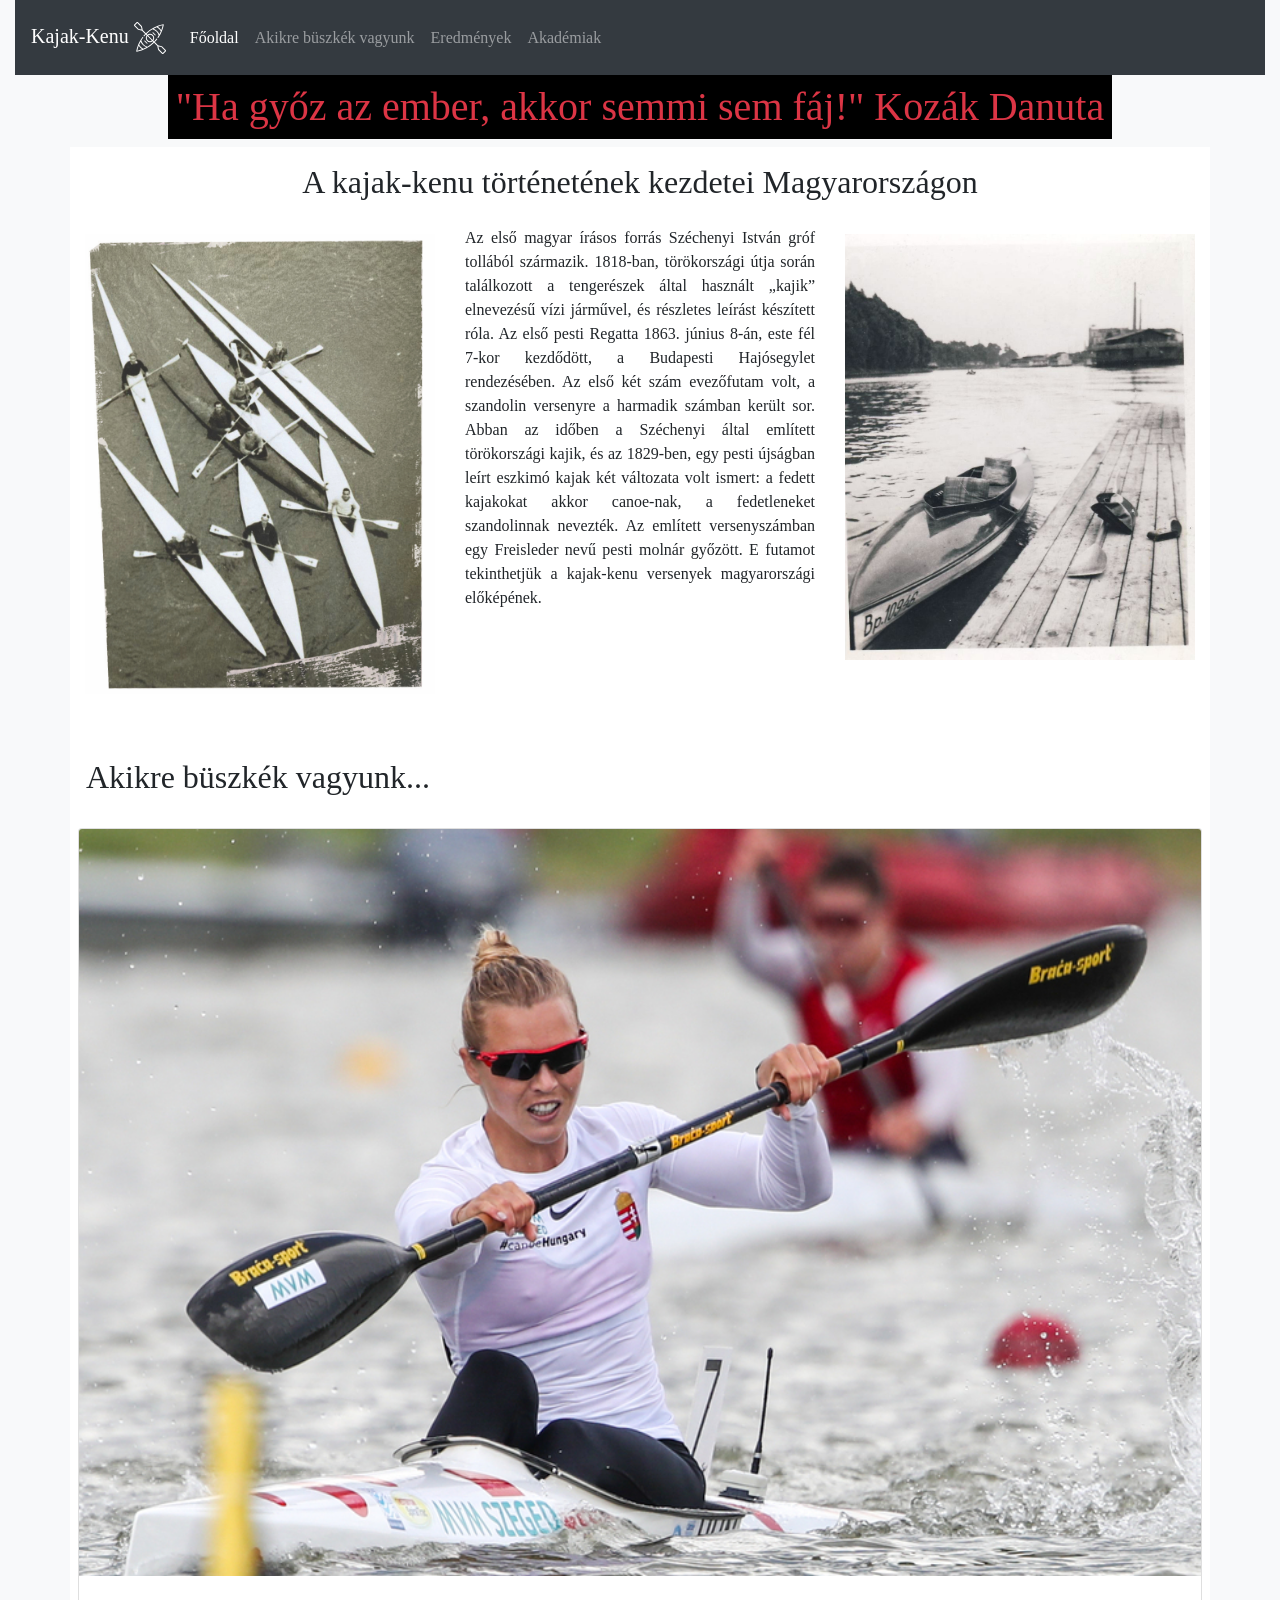
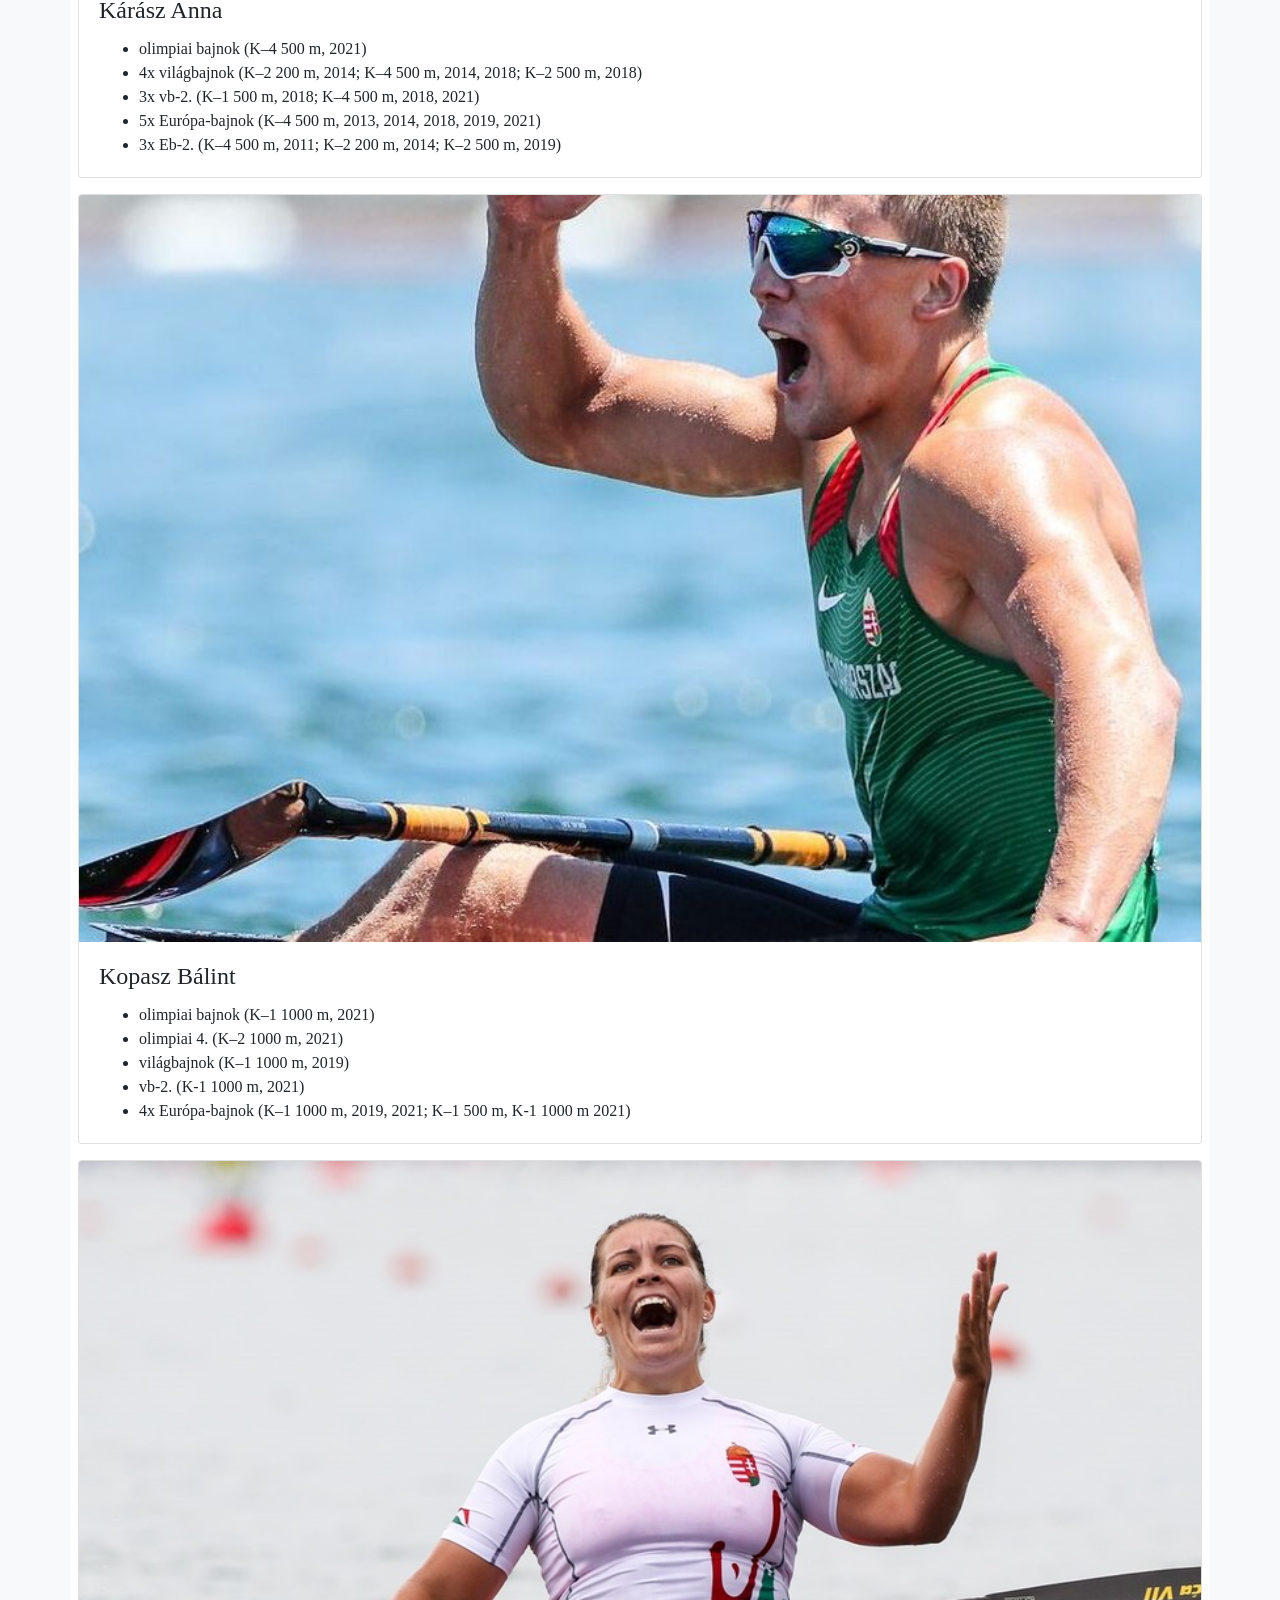
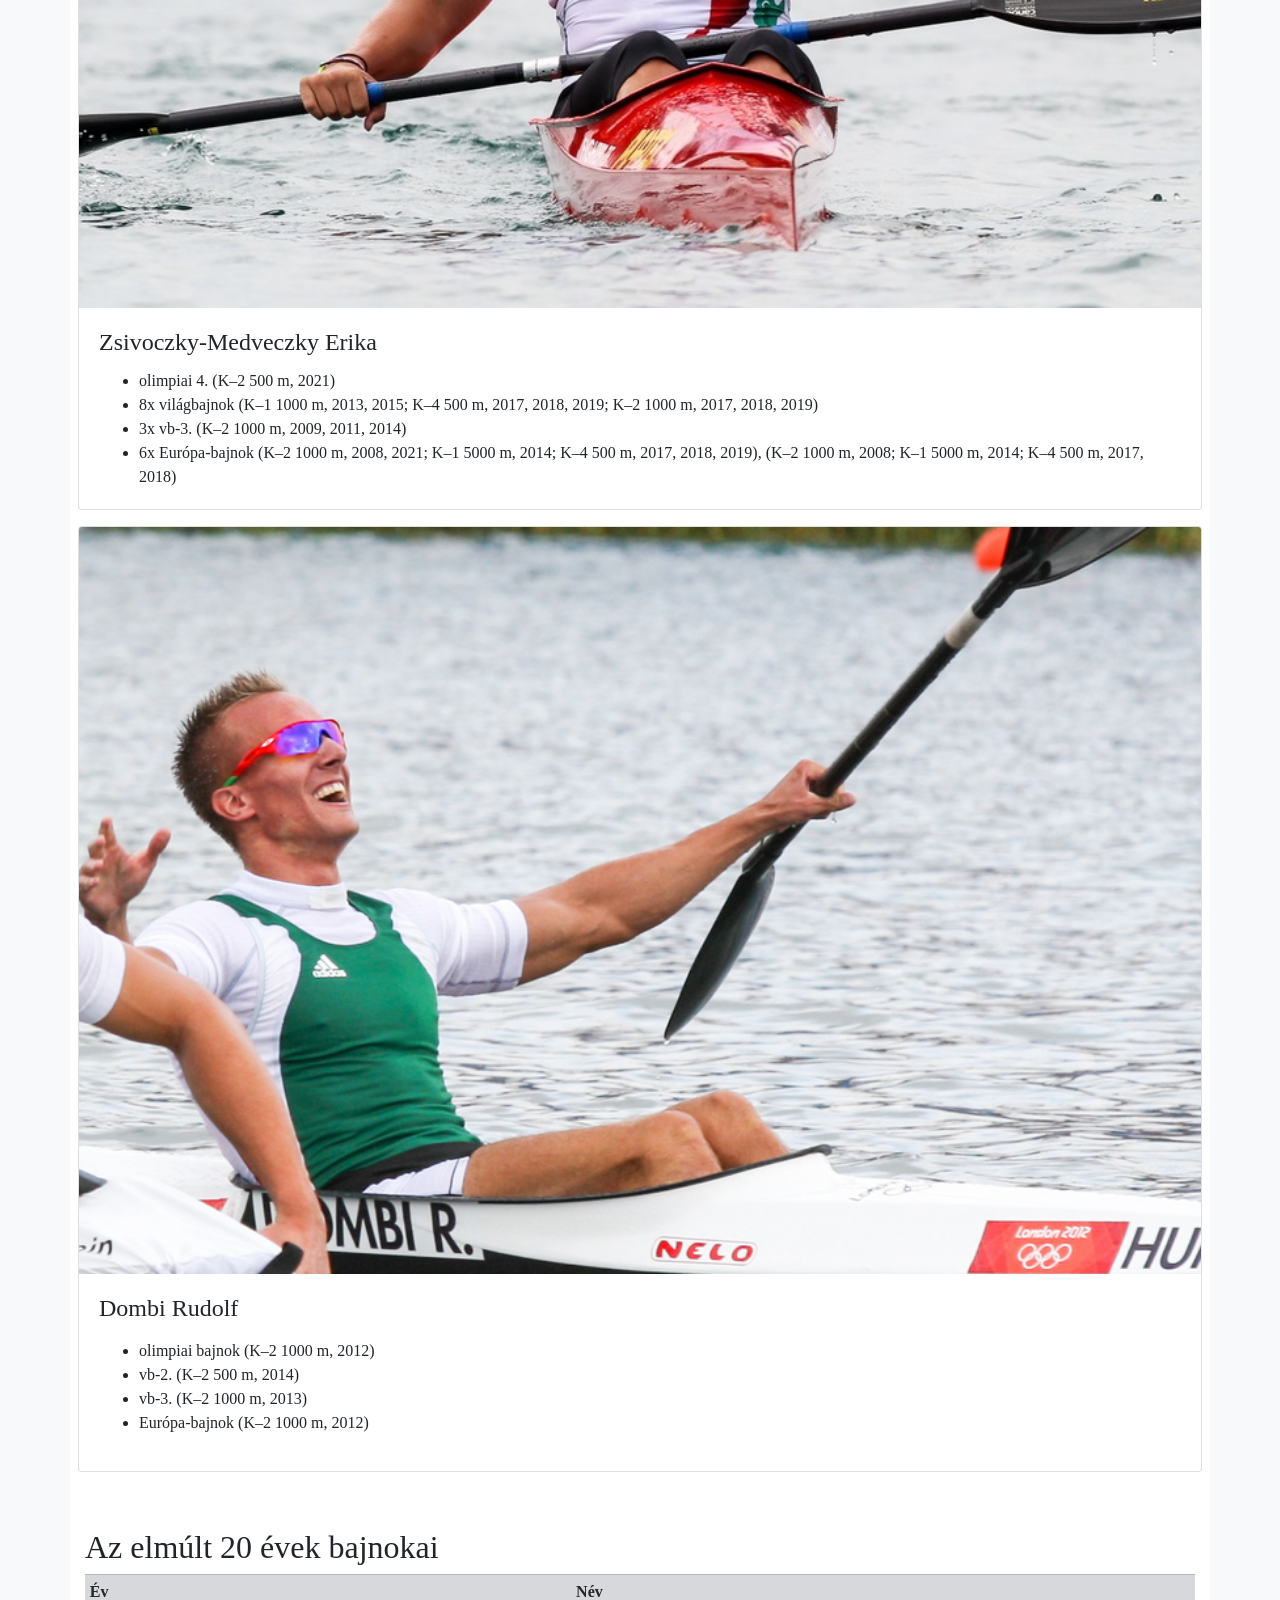
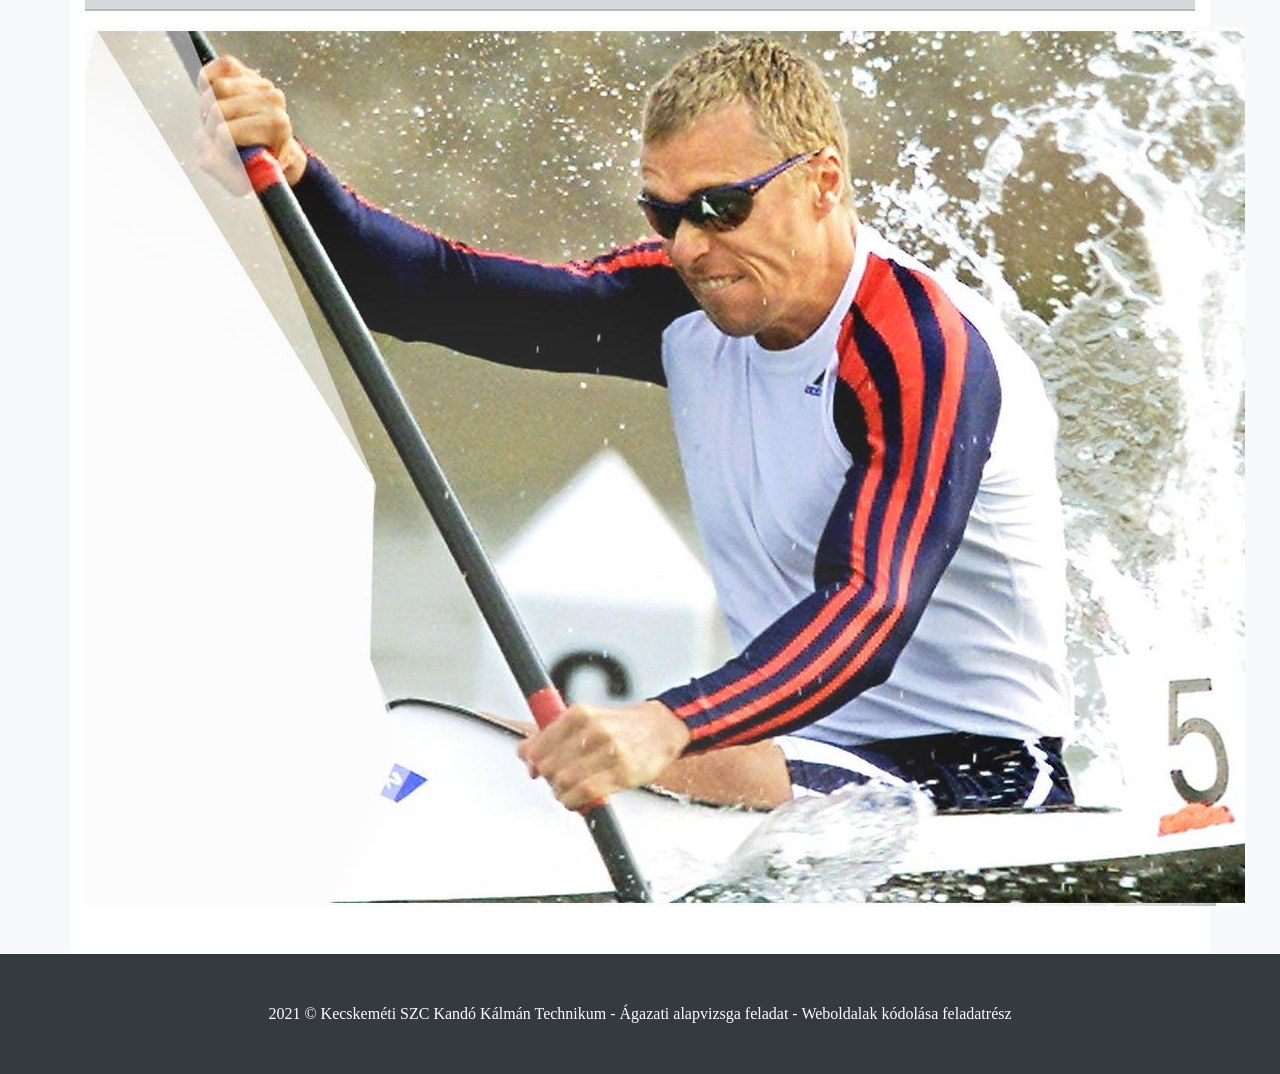
<file: alapvizsga/web/kajak kenu/index.html>
<!DOCTYPE html>
<html>

<head>
    <meta http-equiv="X-UA-Compatible" content="IE=edge">
    <meta name="viewport" content="width=device-width, initial-scale=1.0">

    <link rel="stylesheet" href="css/bootstrap.min.css">
    <link rel="stylesheet" href="css/style.css">

</head>

<body class="bg-light">

    <header class="container-fluid">
        <nav class="navbar navbar-expand-lg navbar-dark bg-dark p-3">
            <a class="navbar-brand" href="#">Kajak-Kenu <img src="img/kayak.svg" alt=""></a>
            <button class="navbar-toggler" type="button" data-toggle="collapse" data-target="#menu"
                 aria-expanded="false" aria-label="Toggle navigation">
                <span class="navbar-toggler-icon"></span>
            </button>

            <div class="collapse navbar-collapse" id="menu">
                <ul class="navbar-nav mr-auto">
                    <li class="nav-item active">
                        <a class="nav-link" href="#">Főoldal </a>
                    </li>
                    <li class="nav-item">
                        <a class="nav-link" href="#buszke">Akikre büszkék vagyunk</a>
                    </li>
                    <li class="nav-item">
                        <a class="nav-link" target="_blank" href="https://results.kajakkenusport.hu/">Eredmények</a>
                    </li>
                    <li class="nav-item">
                        <a class="nav-link" target="_blank" href="https://kajakkenuakademia.hu/">Akadémiak</a>
                    </li>
                </ul>
            </div>
        </nav>
        <div class="d-flex banner justify-content-center align-items-center">
            <h1 class=" text-danger text-center p-2">"Ha győz az ember, akkor semmi sem fáj!" Kozák Danuta</h1>
         
        </div>
    </header>



    <section id="mult" class="container bg-white">
        <div class="row">
            <h2 class="text-center w-100 p-3">A kajak-kenu történetének kezdetei Magyarországon</h2>
            <div class="col-12  col-md-4">
                <img src="img/mult1.jpg" class="mt-2 img-fluid" alt="kép helye">
            </div>
            <div class="col-12 col-md-4 text-center">

                <p class="text-justify">Az első magyar írásos forrás Széchenyi István gróf tollából származik. 1818-ban,
                    törökországi útja során találkozott a tengerészek által használt „kajik” elnevezésű vízi járművel,
                    és részletes leírást készített róla. Az első pesti Regatta 1863. június 8-án, este fél 7-kor
                    kezdődött, a Budapesti Hajósegylet rendezésében. Az első két szám evezőfutam volt, a szandolin
                    versenyre a harmadik számban került sor. Abban az időben a Széchenyi által említett törökországi
                    kajik, és az 1829-ben, egy pesti újságban leírt eszkimó kajak két változata volt ismert: a fedett
                    kajakokat akkor canoe-nak, a fedetleneket szandolinnak nevezték. Az említett versenyszámban egy
                    Freisleder nevű pesti molnár győzött. E futamot tekinthetjük a kajak-kenu versenyek magyarországi
                    előképének.
                </p>

            </div>
            <div class="col-12  col-md-4">
                <img src="img/mult2.jpg" class="mt-2 img-fluid" alt="kép helye">
            </div>

        </div>
    </section>

    <section id="buszke" class="container bg-white pt-5 pb-5">
        <div class="row">
            <h2 class="p-3">Akikre büszkék vagyunk...</h2>
            <div class="card-group">
                <div class="col-12   p-2">
                    <div class="card h-100">
                        <img class="card-img-top" src="./img/karasz_anna.jpg" alt="Kárász Anna" title="Kárász Anna">
                        <div class="card-body">
                            <h4 class="card-title">Kárász Anna</h4>
                                <ul class="card-text">
                                    <li>olimpiai bajnok (K–4 500 m, 2021)</li>
                                    <li> 4x világbajnok (K–2 200 m, 2014; K–4 500 m, 2014, 2018; K–2 500 m, 2018)</li>
                                    <li>3x vb-2. (K–1 500 m, 2018; K–4 500 m, 2018, 2021)</li>
                                    <li>5x Európa-bajnok (K–4 500 m, 2013, 2014, 2018, 2019, 2021)</li>
                                    <li>3x Eb-2. (K–4 500 m, 2011; K–2 200 m, 2014; K–2 500 m, 2019)</li>
                                </ul>
                        </div>
                    </div>
                </div>
                <div class="col-12   p-2 ">
                    <div class="card h-100">
                        <img class="card-img-top" src="img/kopasz_balint.jpeg" alt="Kopasz Bálint"
                            title="Kopasz Bálint">
                        <div class="card-body">
                            <h4 class="card-title">Kopasz Bálint</h4>
                                <ul class="card-text">
                                    <li>olimpiai bajnok (K–1 1000 m, 2021)</li>
                                    <li>olimpiai 4. (K–2 1000 m, 2021)</li>
                                    <li>világbajnok (K–1 1000 m, 2019)</li>
                                    <li>vb-2. (K-1 1000 m, 2021)</li>
                                    <li>4x Európa-bajnok (K–1 1000 m, 2019, 2021; K–1 500 m, K-1 1000 m 2021) </li>
                                </ul>
                        </div>
                    </div>
                </div>
                <div class="col-12  p-2">
                    <div class="card h-100">
                        <img class="card-img-top" src="img/medveczky_erika.jpg" alt="Medveczky Erika"
                            title="Medveczky Erika">
                        <div class="card-body">
                            <h4 class="card-title">Zsivoczky-Medveczky Erika</h4>
                            <ul class="card-text">
                                <li>olimpiai 4. (K–2 500 m, 2021)</li>
                                <li>8x világbajnok (K–1 1000 m, 2013, 2015; K–4 500 m, 2017, 2018, 2019; K–2 1000 m,
                                    2017, 2018, 2019)</li>
                                <li>3x vb-3. (K–2 1000 m, 2009, 2011, 2014)</li>
                                <li>6x Európa-bajnok (K–2 1000 m, 2008, 2021; K–1 5000 m, 2014; K–4 500 m, 2017, 2018,
                                        2019), (K–2 1000 m, 2008; K–1 5000 m, 2014; K–4 500 m, 2017, 2018) </li>
                            </ul>
                        </div>
                    </div>
                </div>
                <div class="col-12  p-2">
                    <div class="card h-100">
                        <img class="card-img-top" src="img/dombi_rudolf.jpg   " alt="Dombi Rudolf" title="Dombi Rudolf">
                        <div class="card-body">
                            <h4 class="card-title">Dombi Rudolf </h4>
                            <p class="card-text"></p>
                            <ul>
                                <li>olimpiai bajnok (K–2 1000 m, 2012)</li>
                                <li>vb-2. (K–2 500 m, 2014)</li>
                                <li>vb-3. (K–2 1000 m, 2013)</li>
                                <li>Európa-bajnok (K–2 1000 m, 2012)</li>
                            </ul>
                        </div>
                    </div>
                </div>
             </div>
            </div>
    </section>

    <section id="bajnokok" class="container bg-white pb-5 ">
        <div class="row justify-content-center">
            <div class="col-12 ">
                <h2>Az elmúlt 20 évek bajnokai</h2>
                <table class="table table-secondary table-sm table-hover table-striped">
                    <thead>
                        <tr>
                            <th>Év</th>
                            <th>Név</th>
                        </tr>
                    </thead>
                    <tbody></tbody>
                </table>
            </div>
            <div class="col-12   d-flex align-items-center">
                <img  src="img/kajak-kenu.jpg" alt="kajak-kenu">
            </div>

        </div>
    </section>
    <footer class="container-fluid bg-dark">
        <div class="container text-center text-white pt-5 pb-5">
            2021 &copy; Kecskeméti SZC Kandó Kálmán Technikum - Ágazati alapvizsga feladat - Weboldalak kódolása
                feladatrész
        </div>
    </footer>


    <script src="js/jquery.js"></script>
    <script src="js/bootstrap.js"></script>
</body>

</html>
</file>
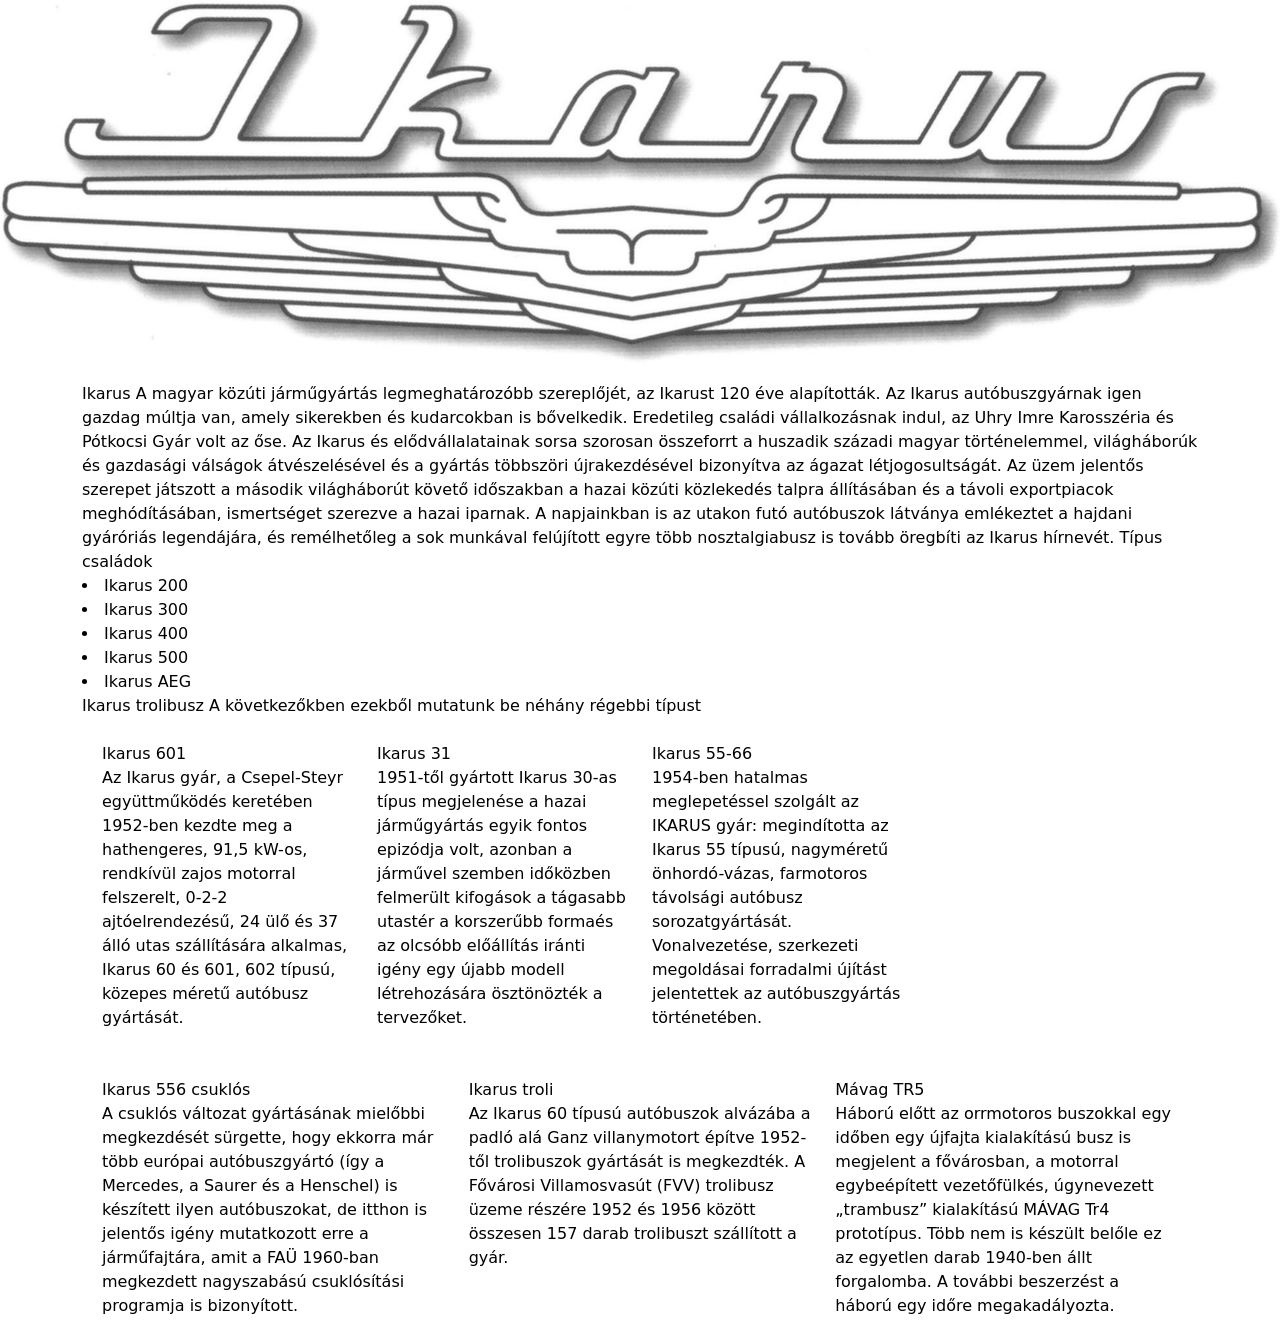
<file: alapvizsga/Gyakorlás 4/html/ikarus.html>
<!DOCTYPE html>
<html lang="hu">
<head>
    <meta charset="UTF-8">
    <meta name="viewport" content="width=device-width, initial-scale=1.0">
    <link rel="stylesheet" href="bootstrap.css">
    <link href='ikarus.css' rel='stylesheet' type='text/css'>
    <link rel="stylesheet" href='ikarus.css' />
    <title>IKARUS</title>
</head>
<body>
    <img class="img-fluid" src="Ikarus_logo.jpg">
    <div class="container mt-3">
        Ikarus

        A magyar közúti járműgyártás legmeghatározóbb szereplőjét, az Ikarust 120 éve alapították. Az Ikarus 
        autóbuszgyárnak igen gazdag múltja van, amely sikerekben és kudarcokban is bővelkedik. Eredetileg családi 
        vállalkozásnak indul, az Uhry Imre Karosszéria és Pótkocsi Gyár volt az őse. Az Ikarus és elődvállalatainak sorsa 
        szorosan összeforrt a huszadik századi magyar történelemmel, világháborúk és gazdasági válságok átvészelésével és a 
        gyártás többszöri újrakezdésével bizonyítva az ágazat létjogosultságát. Az üzem jelentős szerepet játszott a második 
        világháborút követő időszakban a hazai közúti közlekedés talpra állításában és a távoli exportpiacok meghódításában, 
        ismertséget szerezve a hazai iparnak. A napjainkban is az utakon futó autóbuszok látványa emlékeztet a hajdani gyáróriás 
        legendájára, és remélhetőleg a sok munkával felújított egyre több nosztalgiabusz is tovább öregbíti az Ikarus hírnevét.
        
        Típus családok

        <li>Ikarus 200</li>
        <li>Ikarus 300</li>
        <li>Ikarus 400</li>
        <li>Ikarus 500</li>
        <li>Ikarus AEG</li>
        Ikarus trolibusz

        A következőkben ezekből mutatunk be néhány régebbi típust
        <div class="container mt-2">
            <div class="row mt-3 p-2">
                <div class="col-md-3">
                    Ikarus 601

                    <p>Az Ikarus gyár, a Csepel-Steyr együttműködés keretében 1952-ben kezdte meg a hathengeres, 
                    91,5 kW-os, rendkívül zajos motorral felszerelt, 0-2-2 ajtóelrendezésű, 24 ülő és 37 álló utas szállítására 
                    alkalmas, Ikarus 60 és 601, 602 típusú, közepes méretű autóbusz gyártását.
                    </p>
                </div>
                <div class="col-md-3">
                    Ikarus 31

                    <p> 1951-től gyártott Ikarus 30-as típus megjelenése a hazai járműgyártás egyik fontos epizódja volt, azonban 
                    a járművel szemben időközben felmerült kifogások a tágasabb utastér a korszerűbb formaés az olcsóbb előállítás 
                    iránti igény egy újabb modell létrehozására ösztönözték a tervezőket.
                    </p>
                </div>
                <div class="col-md-3">
                    Ikarus 55-66

                    <p>1954-ben hatalmas meglepetéssel szolgált az IKARUS gyár: megindította az Ikarus 55 típusú, nagyméretű önhordó-vázas,
                    farmotoros távolsági autóbusz sorozatgyártását. Vonalvezetése, szerkezeti megoldásai forradalmi 
                    újítást jelentettek az autóbuszgyártás történetében.
                    </p>
                </div>
            </div>
            <div class="row mt-3 p-2">
                <div class="col-md-4">
                    Ikarus 556 csuklós

                    <p>A csuklós változat gyártásának mielőbbi megkezdését sürgette, hogy ekkorra már több európai autóbuszgyártó 
                    (így a Mercedes, a Saurer és a Henschel) is készített ilyen autóbuszokat, de itthon is jelentős igény mutatkozott 
                    erre a járműfajtára, amit a FAÜ 1960-ban megkezdett nagyszabású csuklósítási programja is bizonyított. 
                    </p>
                </div>
                <div class="col-md-4">
                    Ikarus troli

                    <p>Az Ikarus 60 típusú autóbuszok alvázába a padló alá Ganz villanymotort építve 1952-től trolibuszok gyártását is megkezdték. 
                    A Fővárosi Villamosvasút (FVV) trolibusz üzeme részére 1952 és 1956 között összesen 157 darab trolibuszt szállított a gyár. 
                    </p>
                </div>
                <div class="col-md-4">
                    Mávag TR5

                    <p>Háború előtt az orrmotoros buszokkal egy időben egy újfajta kialakítású busz is megjelent a fővárosban, a motorral 
                    egybeépített vezetőfülkés, úgynevezett „trambusz” kialakítású MÁVAG Tr4 prototípus. Több nem is készült belőle ez az egyetlen 
                    darab 1940-ben állt forgalomba. A további beszerzést a háború egy időre megakadályozta.
                    </p>
                </div>
            </div>

        </div>

    </div>
</body>
</html>
</file>
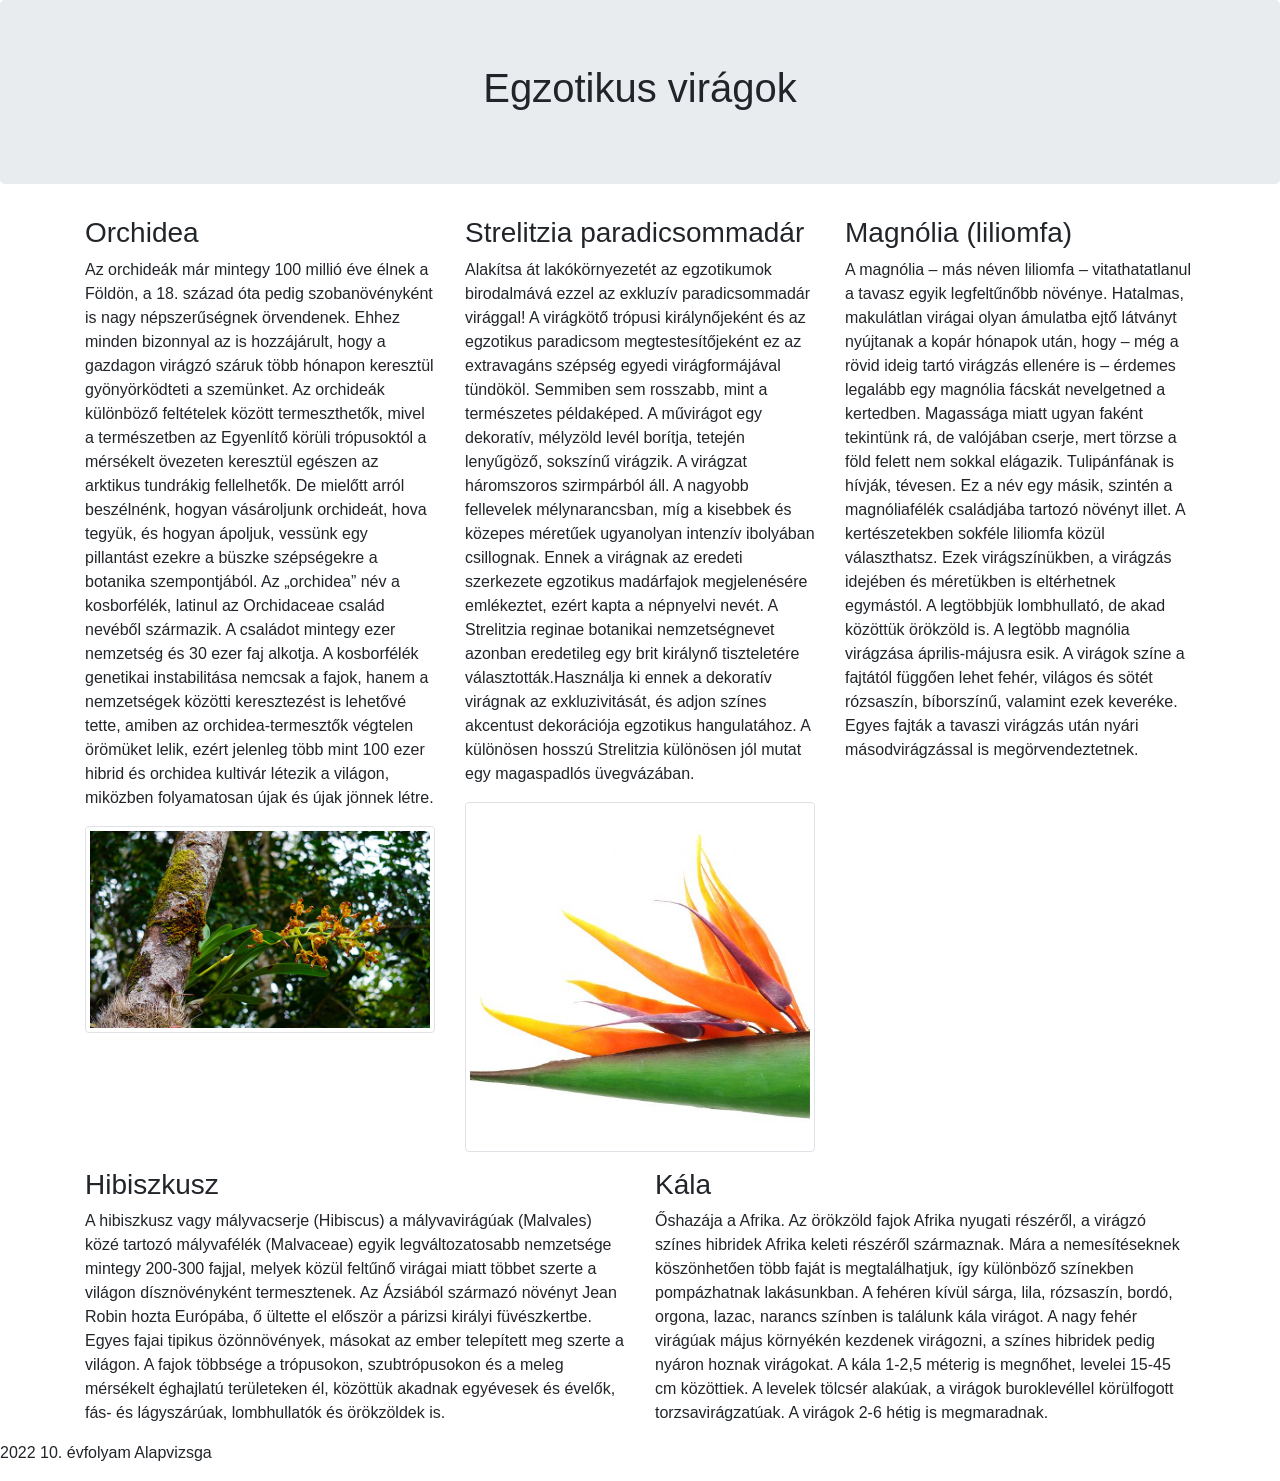
<file: alapvizsga/Gyakorlás 2/Forrás/3. Egzotikus virágok/egzotikus.html>
<!DOCTYPE html>
<html>
<head>
  <meta name="viewport" content="width=device-width, initial-scale=1">
  <link rel="stylesheet" href="css/bootstrap.min.css">
  <script src="js/bootstrap.min.js"></script>
</head>

<body>

  <div class="jumbotron bg-fej text-center">
    <h1>Egzotikus virágok</h1>
  </div>

  <div class="container">

    <div class="row">
      <div class="col-md-4 bg-torzs">
        <h3>Orchidea</h3>
        <p>Az orchideák már mintegy 100 millió éve élnek a Földön, a 18. század óta pedig szobanövényként is nagy
          népszerűségnek örvendenek. Ehhez minden bizonnyal az is hozzájárult, hogy a gazdagon virágzó száruk több
          hónapon keresztül gyönyörködteti a szemünket. Az orchideák különböző feltételek között termeszthetők, mivel a
          természetben az Egyenlítő körüli trópusoktól a mérsékelt övezeten keresztül egészen az arktikus tundrákig
          fellelhetők.
          De mielőtt arról beszélnénk, hogyan vásároljunk orchideát, hova tegyük, és hogyan ápoljuk, vessünk egy
          pillantást ezekre a büszke szépségekre a botanika szempontjából.
          Az „orchidea” név a kosborfélék, latinul az Orchidaceae család nevéből származik. A családot mintegy ezer
          nemzetség és 30 ezer faj alkotja. A kosborfélék genetikai instabilitása nemcsak a fajok, hanem a nemzetségek
          közötti keresztezést is lehetővé tette, amiben az orchidea-termesztők végtelen örömüket lelik, ezért jelenleg
          több mint 100 ezer hibrid és orchidea kultivár létezik a világon, miközben folyamatosan újak és újak jönnek
          létre.
        </p>
        <p><img src="images/orchids1.jpg" class="img-thumbnail" alt="orchidea" title="orchidea" /></p>
      </div>
      <div class="col-md-4">
        <h3>Strelitzia paradicsommadár</h3>
        <p>Alakítsa át lakókörnyezetét az egzotikumok birodalmává ezzel az exkluzív paradicsommadár virággal! A
          virágkötő trópusi királynőjeként és az egzotikus paradicsom megtestesítőjeként ez az extravagáns szépség
          egyedi virágformájával tündököl. Semmiben sem rosszabb, mint a természetes példaképed. A művirágot egy
          dekoratív, mélyzöld levél borítja, tetején lenyűgöző, sokszínű virágzik. A virágzat háromszoros szirmpárból
          áll. A nagyobb fellevelek mélynarancsban, míg a kisebbek és közepes méretűek ugyanolyan intenzív ibolyában
          csillognak. Ennek a virágnak az eredeti szerkezete egzotikus madárfajok megjelenésére emlékeztet, ezért kapta
          a népnyelvi nevét. A Strelitzia reginae botanikai nemzetségnevet azonban eredetileg egy brit királynő
          tiszteletére választották.Használja ki ennek a dekoratív virágnak az exkluzivitását, és adjon színes akcentust
          dekorációja egzotikus hangulatához. A különösen hosszú Strelitzia különösen jól mutat egy magaspadlós
          üvegvázában. </p>
        <p><img src="images/Strelizie.jpg" class="img-thumbnail" alt="Strelizie" title="Strelizie" /></p>
      </div>
      <div class="col-md-4 bg-torzs">
        <h3>Magnólia (liliomfa)</h3>
        <p>A magnólia – más néven liliomfa – vitathatatlanul a tavasz egyik legfeltűnőbb növénye.
          Hatalmas, makulátlan virágai olyan ámulatba ejtő látványt nyújtanak a kopár hónapok után, hogy – még a rövid
          ideig tartó virágzás ellenére is – érdemes legalább egy magnólia fácskát nevelgetned a kertedben.
          Magassága miatt ugyan faként tekintünk rá, de valójában cserje, mert törzse a föld felett nem sokkal elágazik.
          Tulipánfának is hívják, tévesen. Ez a név egy másik, szintén a magnóliafélék családjába tartozó növényt illet.
          A kertészetekben sokféle liliomfa közül választhatsz. Ezek virágszínükben, a virágzás idejében és méretükben
          is eltérhetnek egymástól. A legtöbbjük lombhullató, de akad közöttük örökzöld is.
          A legtöbb magnólia virágzása április-májusra esik. A virágok színe a fajtától függően lehet fehér, világos és
          sötét rózsaszín, bíborszínű, valamint ezek keveréke. Egyes fajták a tavaszi virágzás után nyári
          másodvirágzással is megörvendeztetnek.
        </p>
      </div>
    </div>
    <div class="row">
      <div class="col-md-6">
        <h3>Hibiszkusz</h3>
        <p>A hibiszkusz vagy mályvacserje (Hibiscus) a mályvavirágúak (Malvales) közé tartozó mályvafélék (Malvaceae)
          egyik legváltozatosabb nemzetsége mintegy 200-300 fajjal, melyek közül feltűnő virágai miatt többet szerte a
          világon dísznövényként termesztenek.
          Az Ázsiából származó növényt Jean Robin hozta Európába, ő ültette el először a párizsi királyi füvészkertbe.
          Egyes fajai tipikus özönnövények, másokat az ember telepített meg szerte a világon. A fajok többsége a
          trópusokon, szubtrópusokon és a meleg mérsékelt éghajlatú területeken él, közöttük akadnak egyévesek és
          évelők, fás- és lágyszárúak, lombhullatók és örökzöldek is.
        </p>
      </div>
      <div class="col-md-6 bg-torzs">
        <h3>Kála</h3>
        <p>Őshazája a Afrika. Az örökzöld fajok Afrika nyugati részéről, a virágzó színes hibridek Afrika keleti részéről származnak. Mára a nemesítéseknek köszönhetően több faját is megtalálhatjuk, így különböző színekben
          pompázhatnak lakásunkban. A fehéren kívül sárga, lila, rózsaszín, bordó, orgona, lazac, narancs színben is
          találunk kála virágot. A nagy fehér virágúak május környékén kezdenek virágozni, a színes hibridek pedig
          nyáron hoznak virágokat. A kála 1-2,5 méterig is megnőhet, levelei 15-45 cm közöttiek. A levelek tölcsér
          alakúak, a virágok buroklevéllel körülfogott torzsavirágzatúak. A virágok 2-6 hétig is megmaradnak. </p>
      </div>
    </div>
  </div>
   <div class="footer">
    <p>
      <span>2022</span>
      <span>10. évfolyam</span>
      Alapvizsga
    </p>
  </div>
  </div>

</body>

</html>
</file>
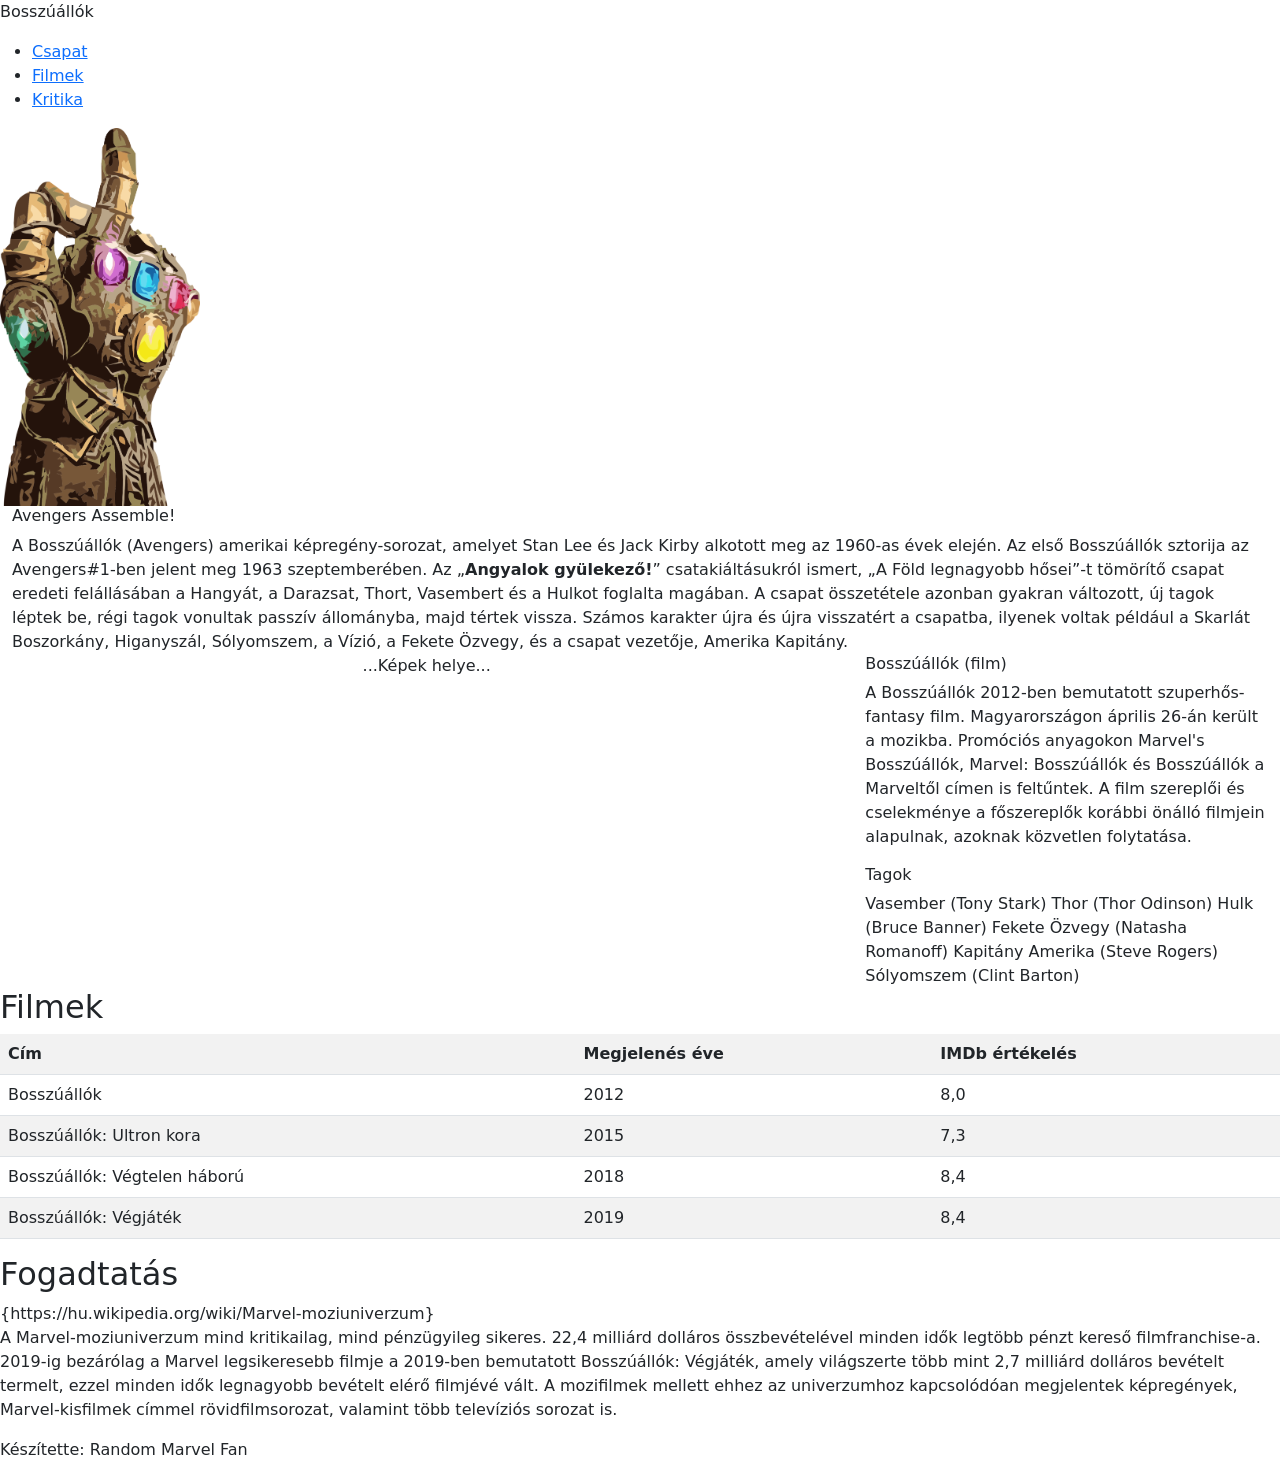
<file: alapvizsga/Gyakorlás 3/Források/Weboldal/bosszuallok.html>
<!DOCTYPE html>
<html lang="en">
<head>
    <meta name="viewport" content="width=device-width, initial-scale=1.0">
    <link rel="stylesheet" href="bootstrap-5.3.0-alpha3-dist/css/bootstrap.min.css">
</head>
<body>
    <header>
        <p>Bosszúállók</p>
        <nav>
            <ul>
                <li><a href="#csapat">Csapat</a></li>
                <li><a href="#filmek">Filmek</a></li>
                <li><a href="#kritika">Kritika</a></li>
            </ul>
        </nav>
        <a href="https://getbootstrap.com/">
            <img src="images/thanos.png" alt="vegtelen_kesztyu" width="200">
        </a>
    </header>

    <section id="csapat">
        <div class="container-fluid">
            <div class="row">
                <div class="col-md-12 col-xs-12">
                    <h6>Avengers Assemble!</h6>

                    A Bosszúállók (Avengers) amerikai képregény-sorozat, amelyet Stan Lee és Jack Kirby alkotott meg az 1960-as évek elején. Az első Bosszúállók sztorija az Avengers#1-ben jelent meg 1963 szeptemberében.

                    Az „<strong>Angyalok gyülekező!</strong>” csatakiáltásukról ismert, „A Föld legnagyobb hősei”-t tömörítő csapat eredeti felállásában a Hangyát, a Darazsat, Thort, Vasembert és a Hulkot foglalta magában. A csapat összetétele azonban gyakran változott, új tagok léptek be, régi tagok vonultak passzív állományba, majd tértek vissza. Számos karakter újra és újra visszatért a csapatba, ilyenek voltak például a Skarlát Boszorkány, Higanyszál, Sólyomszem, a Vízió, a Fekete Özvegy, és a csapat vezetője, Amerika Kapitány.

                </div>

                <div class="col-md-8 col-xs-12">
                    <p class="text-center">...Képek helye...</p>
                </div>
        
                <div class="col-md-4 col-xs-12">
                    <h6>Bosszúállók (film)</h6>
                    <p>A Bosszúállók 2012-ben bemutatott szuperhős-fantasy film. Magyarországon április 26-án került a mozikba. Promóciós anyagokon Marvel's Bosszúállók, Marvel: Bosszúállók és Bosszúállók a Marveltől címen is feltűntek. A film szereplői és cselekménye a főszereplők korábbi önálló filmjein alapulnak, azoknak közvetlen folytatása.</p>
                    <h6>Tagok</h6>
                    Vasember (Tony Stark)
                    Thor (Thor Odinson)
                    Hulk (Bruce Banner)
                    Fekete Özvegy (Natasha Romanoff)
                    Kapitány Amerika (Steve Rogers)
                    Sólyomszem (Clint Barton)
                </div>
            </div>
        </div>
    </section>

    <section id="filmek" class="table-responsive">
        <h2>Filmek</h2>
        <table class="table table-striped">
            <tr>
                <th>Cím</th>
                <th>Megjelenés éve</th>
                <th>IMDb értékelés</th>
            </tr>
            <tr>
                <td>Bosszúállók</td>
                <td>2012</td>
                <td>8,0</td>
            </tr>
            <tr>
                <td>Bosszúállók: Ultron kora</td>
                <td>2015</td>
                <td>7,3</td>
            </tr>
            <tr>
                <td>Bosszúállók: Végtelen háború</td>
                <td>2018</td>
                <td>8,4</td>
            </tr>
            <tr>
                <td>Bosszúállók: Végjáték</td>
                <td>2019</td>
                <td>8,4</td>
            </tr>
        </table>
    </section>

    <section id="kritika">
        <h2>Fogadtatás</h2>
        {https://hu.wikipedia.org/wiki/Marvel-moziuniverzum}
        <p>A Marvel-moziuniverzum mind kritikailag, mind pénzügyileg sikeres. <span class="bevetel">22,4 milliárd</span> dolláros összbevételével minden idők legtöbb pénzt kereső filmfranchise-a. 2019-ig bezárólag a Marvel legsikeresebb filmje a 2019-ben bemutatott Bosszúállók: Végjáték, amely világszerte több mint <span class="bevetel">2,7 milliárd</span> dolláros bevételt termelt, ezzel minden idők legnagyobb bevételt elérő filmjévé vált. A mozifilmek mellett ehhez az univerzumhoz kapcsolódóan megjelentek képregények, Marvel-kisfilmek címmel rövidfilmsorozat, valamint több televíziós sorozat is.</p>
    </section>

    <footer>
        <p>Készítette: Random Marvel Fan</p>
    </footer>
</body>
</html>
</file>
<file: alapvizsga/web/kajak kenu/css/style.css>
*{
    font-family: cursive;
}
.navbar img{
    height:2rem;
}
.banner h1{
    background-color: rgb(0,0,0);
}
caption{
    caption-side: top;
}
</file>
<file: alapvizsga/Gyakorlás 4/html/ikarus.css>
body{
    color: black;
}

ul{
    color: Navy;
    font-style: italic;
}

.sorkizart{
    
}
</file>
